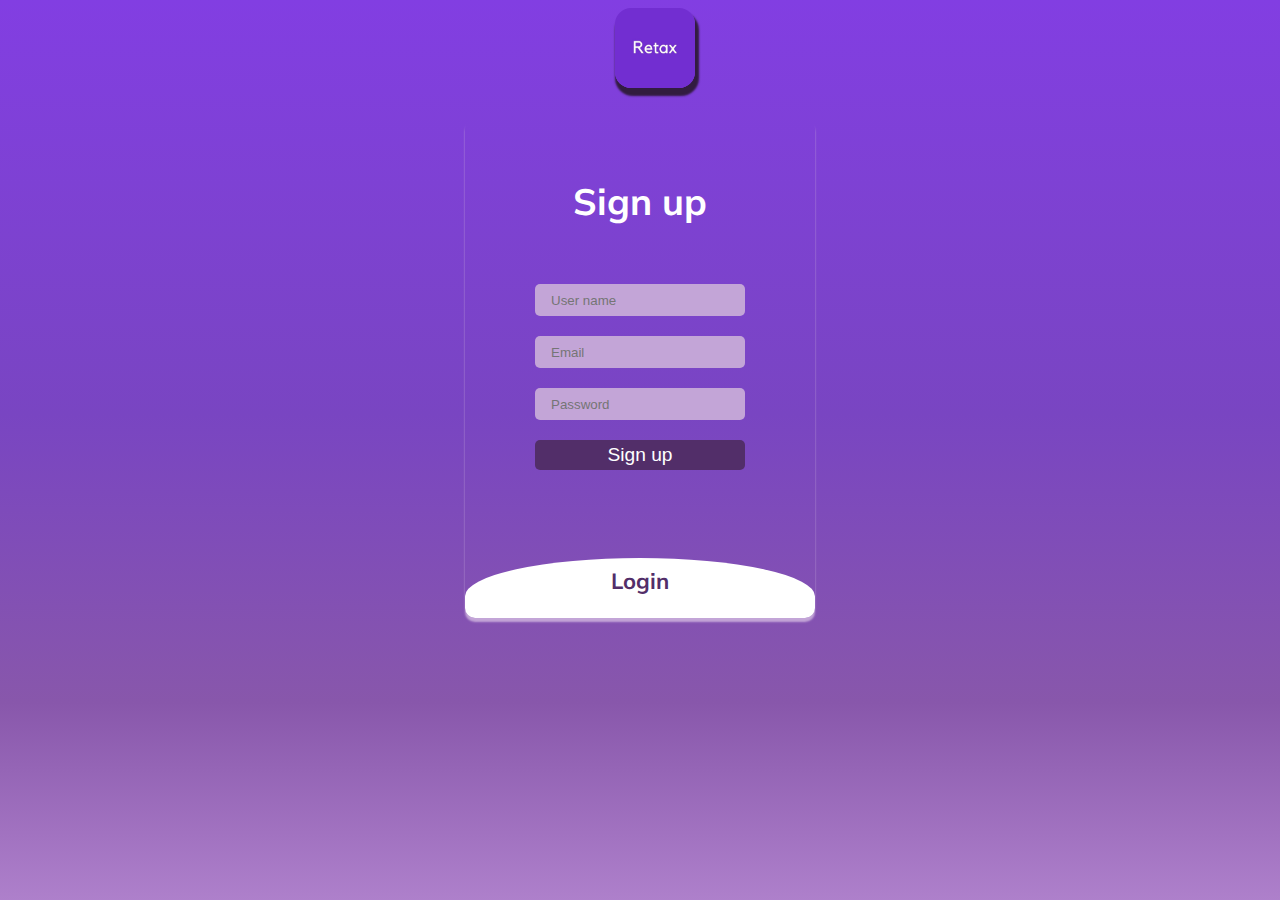
<file: index.html>
<html lang="en">

<head>
    <meta charset="UTF-8">
    <meta http-equiv="X-UA-Compatible" content="IE=edge">
    <meta name="viewport" content="width=device-width, initial-scale=1.0">
    <title>Retax</title>
    <link rel="shortcut icon" href="images/Retax.jpg" type="jpeg/png">
</head>
<link rel="stylesheet" href="style/index.css">

<body>
    <img src="images/Retax.jpg" alt="">

    <div class="main">
        <input type="checkbox" id="chk" aria-hidden="true">
        <!-- signup -->
        <div class="signup">
            <form>
                <label for="chk" aria-hidden="true">Sign up</label>
                <input type="text" name="txt" placeholder="User name" required="" id="signupUsername">
                <input type="email" name="email" placeholder="Email" required="" id="signupEmail">
                <input type="password" name="pswd" placeholder="Password" required="" id="signupPwd">
                <button id="signupBtn">Sign up</button>
            </form>
        </div>
        <!-- sigin -->
        <div class="login">
            <form>
                <label for="chk" aria-hidden="true">Login</label>
                <input type="email" name="email" placeholder="Email" required="" id="signinEmail">
                <input type="password" placeholder="Password" name="pswd" id="signinPwd">
                <button id="signinBtn">Sign in</button>
            </form>
        </div>
    </div>

    <!-- Popup DialogBox for successful login message -->
    <div id="successModel" class="model">
        <div class="model-content">
            <span class="close">&times;</span>
            <p>Login successful!</p>
        </div>
    </div>

    <!-- Error model -->
    <div id="errorModel" class="model">
        <div class="model-content">
            <span class="errorclose">&times;</span>
            <p id="errorMessage"></p>
        </div>
    </div>

</body>
<script src="script/index.js"></script>

</html>
</file>
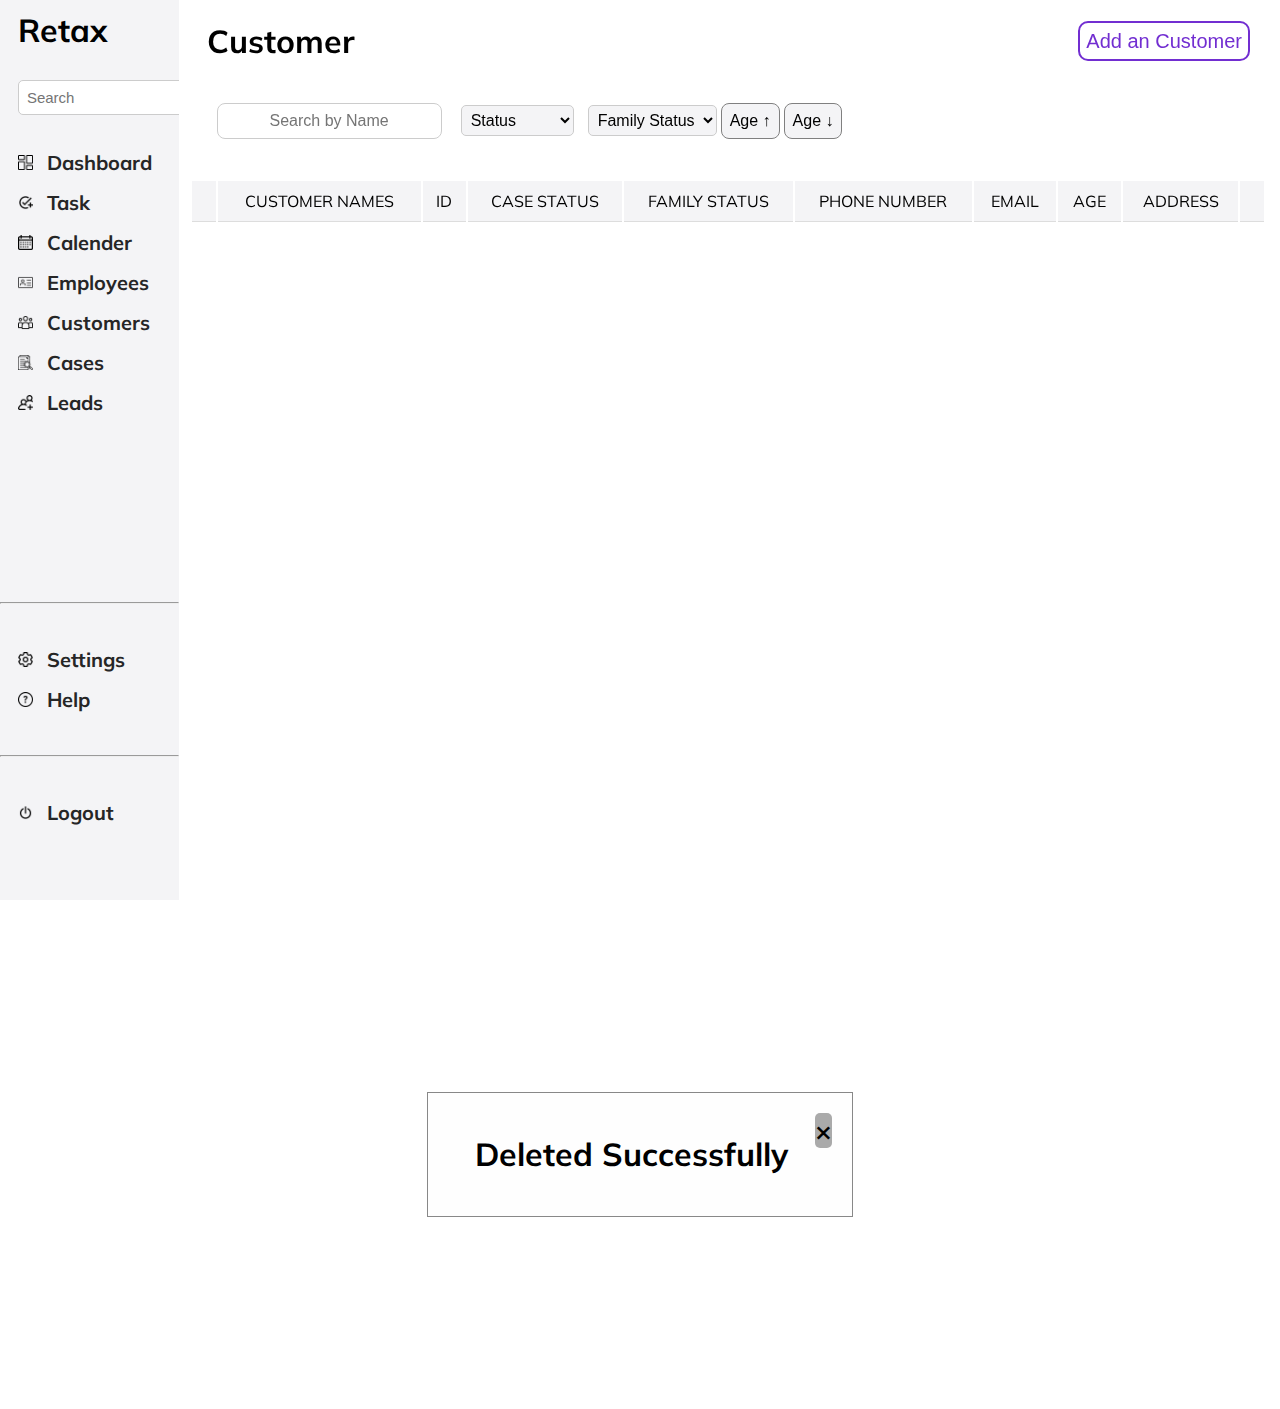
<file: customer.html>
<html >

<head>
    <meta charset="UTF-8" />
    <meta http-equiv="X-UA-Compatible" content="IE=edge" />
    <meta name="viewport" content="width=device-width, initial-scale=1.0" />
    <title>Document</title>
    <link rel="stylesheet" href="style/customer.css" />
    <link rel="shortcut icon" href="images/Retax.jpg" type="jpeg/png">
</head>

<body>
    <div class="container">
        <nav id="navbar">
            <div class="nav-child">
                <h1 id="logo">Retax</h1>
                <input type="text" name="search" id="search" placeholder="Search" />

                <div class="link-div">
                    <img class="nav-icon" src="images/dashboard.png" alt="pic" />
                    <a class="links" id="dashboard" href="dashboard.html">Dashboard</a>
                </div>

                <div class="link-div">
                    <img class="nav-icon" src="images/task.png" alt="pic" />
                    <a class="links" id="task" href="#">Task</a>
                </div>

                <div class="link-div">
                    <img class="nav-icon" src="images/calendar.png" alt="pic" />
                    <a class="links" id="calender" href="#">Calender</a>
                </div>

                <div id="emp-div" class="link-div">
                    <img class="nav-icon" src="images/employees.png" alt="pic" />
                    <a class="links" id="employees" href="employee.html">Employees</a>
                </div>

                <div class="link-div">
                    <img class="nav-icon" src="images/customer.png" alt="pic" />
                    <a class="links" id="customers" href="customer.html">Customers</a>
                </div>

                <div class="link-div">
                    <img class="nav-icon" src="images/cases.png" alt="pic" />
                    <a class="links" id="cases" href="#">Cases</a>
                </div>

                <div class="link-div">
                    <img class="nav-icon" src="images/leads.png" alt="pic" />
                    <a class="links my-link" id="lead" href="#">Leads</a>
                </div>
                <!--Setting logout -->

                <div class="bottom-nav">
                    <hr class="divider">
                    <br>
                    <div class="link-div">
                        <img class="nav-icon" src="images/setting.png" alt="pic" />
                        <a class="links" id="setting" href="google.com">Settings</a>
                    </div>

                    <div class="link-div">
                        <img class="nav-icon" src="images/help.png" alt="pic" />
                        <a class="links" id="help" href="#">Help</a>
                    </div>
                    <br>
                    <hr />
                    <br>
                    <div class="link-div">
                        <img class="nav-icon" src="images/logout.png" alt="pic" />
                        <a class="links" id="logout" href="#">Logout</a>
                    </div>
                    <br>
                    <br>
                </div>
            </div>
        </nav>

        <!-- Dashboard and data div-->
        <!--Main content div start-->
        <!-- customer page starts here -->
        <div id="customers-page">
            <!--Please append all Customers data here ... -->
            <div id="button-div">
                <h1>Customer</h1>
                <button id="add-customer">Add an Customer</button>
            </div>
            <div id="filterbar">
                <input type="text" name="emp" id="search_cust" placeholder="Search by Name">
                <!-- Status Filter -->
                <select name="" id="cStatus">
                    <option value="">Status</option>
                    <option value="Completed">Completed</option>
                    <option value="In progress">In progress</option>
                    <option value="To do">To do</option>
                </select>
                <!-- Family Status Filter -->
                <select name="" id="family">
                    <option value="">Family Status</option>
                    <option value="Married">Married</option>
                    <option value="Single">Single</option>
                </select>
                <!-- Age Filter -->
                <button id="ascAge">Age &uarr;</button>
                <button id="desAge">Age &darr;</button>
            </div>
            <br>
            <table CELLSPACING=2>
                <thead>
                    <td></td>
                    <td>CUSTOMER NAMES</td>
                    <td>ID</td>
                    <td>CASE STATUS</td>
                    <td>FAMILY STATUS</td>
                    <td>PHONE NUMBER</td>
                    <td>EMAIL</td>
                    <td>AGE</td>
                    <td>ADDRESS</td>
                    <td></td>
                </thead>
                <tbody id="cTBody">
                    <!-- append here all the data -->
                </tbody>
            </table>
            <div id="footer">
                <div id = "additionalBtn">
                    <button id="edit">Edit</button>
                    <button id="delete">Delete</button>
                </div>
                <div id="cPagination"></div>
            </div>
        </div>
        <!-- customer addition form -->
        <div id="add-customer-form">
            <h1>Add Customer Details</h1>
            <form id="customer">
                <button id="close-btn">X</button>

                <label>Profile Pic : </label>
                <input type="text" id="m_pic" value="https://pbs.twimg.com/media/FjU2lkcWYAgNG6d.jpg">
                <br>

                <label>Name : </label>
                <input type="text" id="m_name" placeholder="Enter Name" required>
                <br>

                <label>Number : </label>
                <input type="text" id="m_No" placeholder="Enter Number" required>
                <br>

                <label>Email : </label>
                <input type="email" id="m_Email" placeholder="Enter Email" required>
                <br>

                <label>Age : </label>
                <input type="number" id="m_Age" placeholder="Enter Age" required>
                <br>

                <label>CaseID : </label>
                <input type="text" id="case_ID" placeholder="Enter CaseID" required>
                <br>

                <label>Address : </label>
                <input type="text" id="_Address" placeholder="Enter Address" required>
                <br>

                <label>Case Status : </label>
                <select name="status" id="case_Status" required>
                    <option value="">Choose Status</option>
                    <option value="Completed">Completed</option>
                    <option value="In progress">In progress</option>
                    <option value="To do">To do</option>
                </select>
                <br>

                <label>Family Status : </label>
                <select name="familystatus" id="family_Status" required >
                    <option value="">Choose Status</option>
                    <option value="Married">Married</option>
                    <option value="Single">Single</option>
                </select>
                <br>
                <!-- partner info div -->
                <div id="partnerInfo">
                    <h3>Add Partner Details</h3>
                    <label>Profile Pic : </label>
                    <input type="text" id="f_pic"
                        value="https://encrypted-tbn0.gstatic.com/imDOBs?q=tbn:ANd9GcRblRXlVkR-RDG9pYSEbJsaEY4i2F3ACD3byg&usqp=CAU">
                    <br>

                    <label>Partner's Name : </label>
                    <input type="text" id="f_name" placeholder="Enter Partners's Name">
                    <br>

                    <label>Partner's Number : </label>
                    <input type="text" id="f_No" placeholder="Enter Partners's Number">
                    <br>
                    
                    <label>Partner's Email : </label>
                    <input type="email" id="f_Email" placeholder="Enter Partners's Email">
                    <br>
                    
                    <label>Partner's Age : </label>
                    <input type="number" id="f_Age" placeholder="Enter Partners's Age">
                    <br>
                </div>
                <!-- form buttons -->
                <button id="cust_submit">Submit</button>
                <button id="cust_cancel">Cancel</button>
            </form>
        </div>
        <!-- customer details edit form -->
        <div id="edit-customer-form">
            <h1 >Edit Customer Details</h1>
            <form id="ecustomer">
                <button id="eclose-btn1">X</button>
                
                <label>Profile Pic : </label>
                <input type="text" id="em_pic" value="https://pbs.twimg.com/media/FjU2lkcWYAgNG6d.jpg">
                <br>
                
                <label>Partner's Profile Pic : </label>
                <input type="text" id="ef_pic"
                value="https://encrypted-tbn0.gstatic.com/imDOBs?q=tbn:ANd9GcRblRXlVkR-RDG9pYSEbJsaEY4i2F3ACD3byg&usqp=CAU">
                <br>
                
                <label>Name : </label>
                <input type="text" id="em_name" name="em_name" placeholder="Enter Name" >

                <br>
                
                <label>Partner's Name : </label>
                <input type="text" id="ef_name" placeholder="Enter Partners's Name">
                <br>
                
                <label>CaseID : </label>
                <input type="text" id="ecase_ID" placeholder="Enter CaseID" >
                <br>
                
                <label>Case Status : </label>
                <select name="status" id="ecase_Status" >
                    <option value="">Choose Status</option>
                    <option value="Completed">Completed</option>
                    <option value="In progress">In progress</option>
                    <option value="To do">To do</option>
                </select>
                <br>
                
                <label>Family Status : </label>
                <select name="familystatus" id="efamily_Status"  >
                    <option value="">Choose Status</option>
                    <option value="Married">Married</option>
                    <option value="Single">Single</option>
                </select>
                <br>

                <label>Number : </label>
                <input type="text" id="em_No" placeholder="Enter Number">
                <br>

                <label>Partner's Number : </label>
                <input type="text" id="ef_No" placeholder="Enter Partners's Number">
                <br>

                <label>Email : </label>
                <input type="email" id="em_Email" placeholder="Enter Email" >
                <br>
                
                <label>Partner's Email : </label>
                <input type="email" id="ef_Email" placeholder="Enter Partners's Email">
                <br>

                <label>Age : </label>
                <input type="number" id="em_Age" placeholder="Enter Age" >
                <br>

                <label>Partner's Age : </label>
                <input type="number" id="ef_Age" placeholder="Enter Partners's Age">
                <br>

                <label>Address : </label>
                <input type="text" id="e_Address" placeholder="Enter Address" >
                <br>

                <button id="edit_submit">Submit</button>
                <button id="edit_cancel">Cancel</button>
            </form>
        </div>
    </div>
    <!-- deletion popup -->
    <div id="deletedmodel">
        <div class="model-content">
            <span class="close">&times;</span>
            <h1>Deleted Successfully</h1>
        </div>
    </div>
    <!-- Successfully added -->
    <div id="addedmodel" >
        <div class="model-content">
            <span class="close1">&times;</span>
            <h1>Data Added Successfully</h1>
        </div>
    </div>
    <!-- updated Successfully -->
    <div id="updatedmodel" class="model">
        <div class="model-content">
            <span class="close">&times;</span>
            <h1>Deleted Successfully</h1>
        </div>
    </div>
    </div>
</body>

<script src="script/customer.js"></script>
</html>
</file>
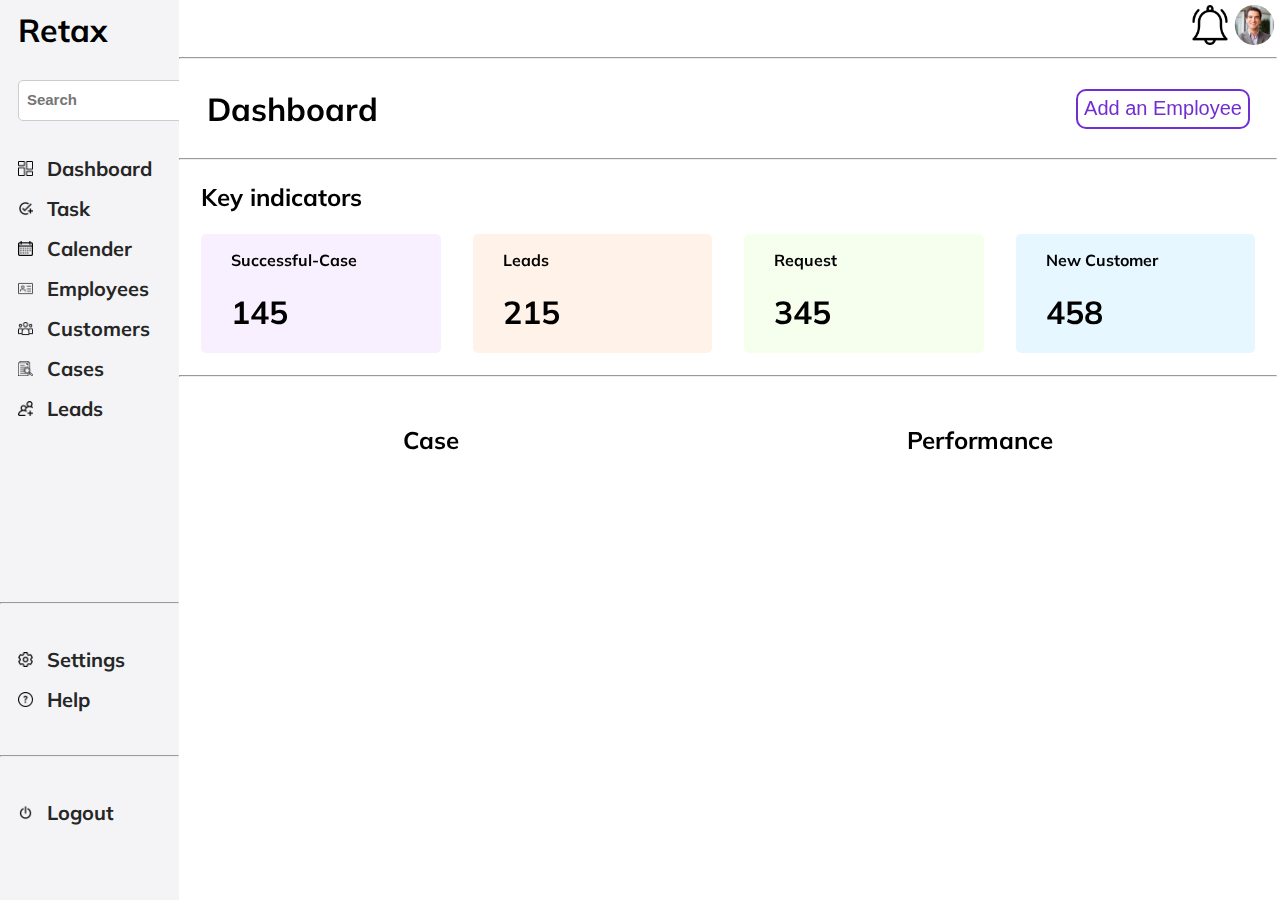
<file: dashboard.html>
<!DOCTYPE html>
<html lang="en">

<head>
  <meta charset="UTF-8" />
  <meta http-equiv="X-UA-Compatible" content="IE=edge" />
  <meta name="viewport" content="width=device-width, initial-scale=1.0" />
  <title>Document</title>
  <link rel="stylesheet" href="style/dashboard.css"/>
  <link rel="stylesheet" href="style/employee.css">
  <link rel="shortcut icon" href="images/Retax.jpg" type="jpeg/png">
</head>

<body>
  <div class="container">
    <nav id="navbar">
      <div class="nav-child">
        <h1 id="logo">Retax</h1>
        <input type="text" name="search" id="search" placeholder="Search" />

        <div class="link-div">
          <img class="nav-icon" src="images/dashboard.png" alt="pic" />
          <a class="links" id="dashboard" href="dashboard.html">Dashboard</a>
        </div>

        <div class="link-div">
          <img class="nav-icon" src="images/task.png" alt="pic" />
          <a class="links" id="task" href="#">Task</a>
        </div>

        <div class="link-div">
          <img class="nav-icon" src="images/calendar.png" alt="pic" />
          <a class="links" id="calender" href="#">Calender</a>
        </div>

        <div id="emp-div" class="link-div">
          <img class="nav-icon" src="images/employees.png" alt="pic" />
          <a class="links" id="employees" href="employee.html">Employees</a>
        </div>

        <div class="link-div">
          <img class="nav-icon" src="images/customer.png" alt="pic" />
          <a class="links" id="customers" href="customer.html">Customers</a>
        </div>

        <div class="link-div">
          <img class="nav-icon" src="images/cases.png" alt="pic" />
          <a class="links" id="cases" href="#">Cases</a>
        </div>

        <div class="link-div">
          <img class="nav-icon" src="images/leads.png" alt="pic" />
          <a class="links my-link" id="lead" href="#">Leads</a>
        </div>

        <!--Setting logout -->

        <div class="bottom-nav">
          <hr class="divider">
          <br>
          <div class="link-div">
            <img class="nav-icon" src="images/setting.png" alt="pic" />
            <a class="links" id="setting" href="google.com">Settings</a>
          </div>

          <div class="link-div">
            <img class="nav-icon" src="images/help.png" alt="pic" />
            <a class="links" id="help" href="#">Help</a>
          </div>
          <br>
          <hr />
          <br>
          <div class="link-div">
            <img class="nav-icon" src="images/logout.png" alt="pic" />
            <a class="links" id="logout" href="#">Logout</a>
          </div>
          <br>
          <br>
        </div>
      </div>
    </nav> 

    <!-- Dashboard and data div-->

    <div id="dashboard-div">
      <div id="profile">
        <div class="profile-span">
          <img class="notification" src="images/notification.png" alt="">
          <img class="profile-img" src="images/dummy-profile.png" alt="profile">
        </div>
      </div>
      <hr>

      <!--Main content div start-->

      <div id="dashboard-page">
        <div id="button-div">
          <h1>Dashboard</h1>
          <button id="add-Employee-dashboard">Add an Employee</button>
        </div>
        <hr>
        <h2 id="key-indicators">Key indicators</h2>
        <div id="key-indicators">
          <div id="successful-case">
            <p>Successful-Case</p>
            <h1 id="successful-case-data">145</h1>
          </div>
          <div id="leads">
            <p>Leads</p>
            <h1 id="leads-data">215</h1>
          </div>
          <div id="request">
            <p>Request</p>
            <h1 id="request-data">345</h1>
          </div>
          <div id="new-customer">
            <p>New Customer</p>
            <h1 id="new-customer-data">458</h1>
          </div>
        </div>

        <hr>

        <br>
        <div id="graph-section">
          <div id="graph">
            <h2>Case</h2>
          </div>
          <div id="percentage">
            <h2>Performance</h2>
          </div>
        </div>
      </div>

      
      <div id="add-Employee-form" class="add-Employee-form-class">
        <div class="title">
          <h2>Add Employee</h2>
        </div>
        

        <div class="input-tags">
            <select name="" id="emp_dept">
                <option value="Sales">Sales</option>
                <option value="Marketing">Marketing</option>
            </select><br>
        <input placeholder="Enter Name" type="text" id="emp_name"><br>
        <input placeholder="Enter Email" type="email" id="emp_email"><br>
        <input placeholder="Enter Location" type="text" id="emp_location"><br>
        <input placeholder="Enter Phone" type="number" id="emp_phone"><br>
        <input placeholder="Enter Start Date" type="date" id="emp_start_date"><br>
        <select name="" id="emp_position">
            <option value="Head Of Marketing">Head Of Marketing</option>
            <option value="Marketing Consultant">Marketing Consultant</option>
            <option value="Marketing Coordinator">Marketing Coordinator</option>
            <option value="Marketing Manager">Marketing Manager</option>
            <option value="Marketing Specialist">Marketing Specialist</option>
            <option value="Marketing Analyst">Marketing Analyst</option>
            <option value="Head Of Sales">Head Of Sales</option>
            <option value="Sales Manager">Sales Manager</option>
            <option value="Lead Generator">Lead Generator</option>
            <option value="Sales Representative">Sales Representative</option>
            <option value="Sales Consultant">Sales Consultant</option>
        </select><br>
        <input placeholder="Enter Profile-Pic Link" type="text" id="emp_profile"><br>
        <select name="emp_status" id="emp_status">
            <option value="">Select Status</option>
            <option value="Active">Active</option>
            <option value="In a Meeting">In a Meeting</option>
            <option value="Out Sick">Out Sick</option>
        </select>
        </div>
        <div id="form_button">
            <button id="emp_submit">Submit</button>
            <button id="emp_cancel">Cancel</button>
        </div>
        
        
 
      </div>
     <div id="overlay"></div>
    </div>

  </div>
  <script src="script/dashboard.js"></script>
 <!-- <script src="script/addEmployee.js"></script>  -->
</body>

</html>
</file>
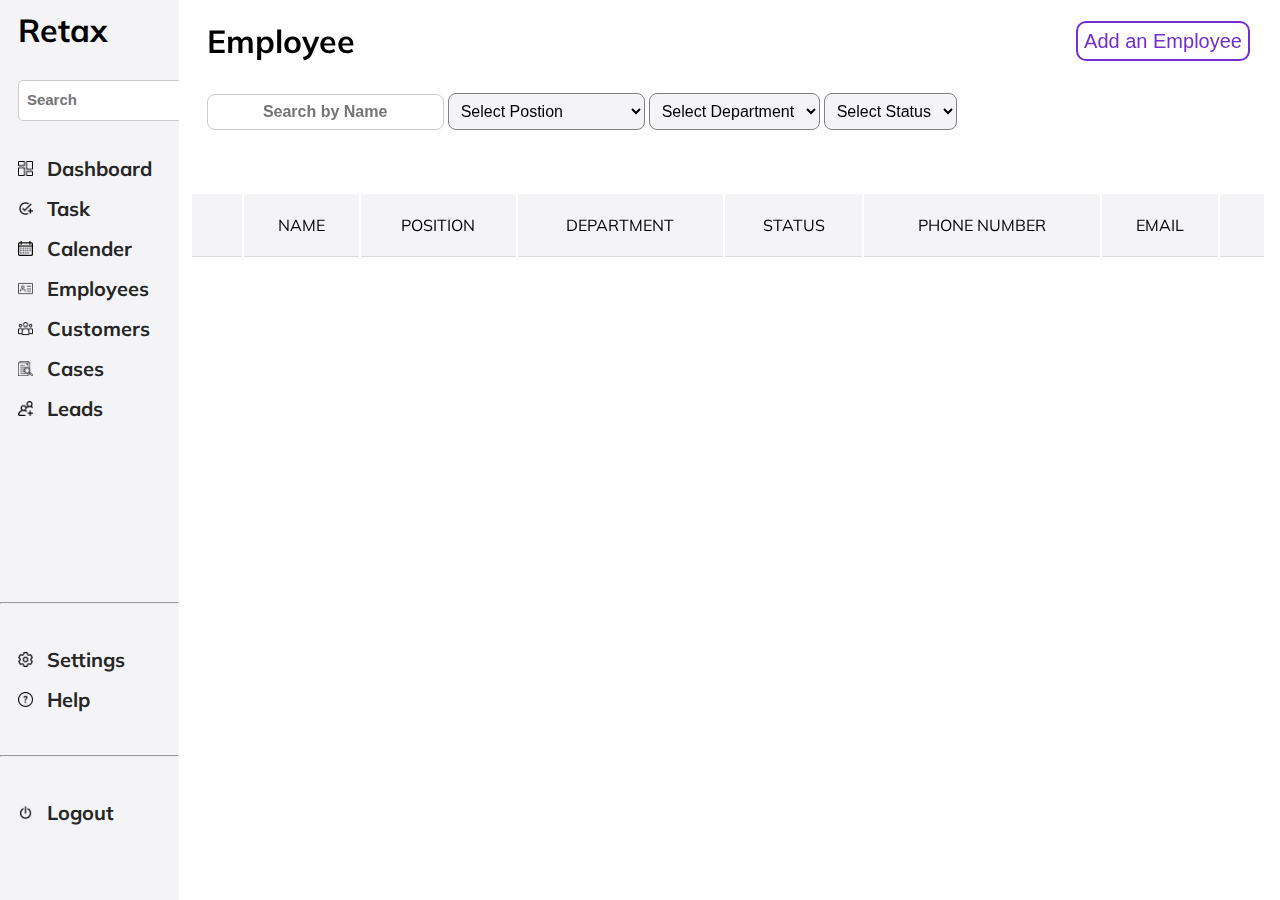
<file: employee.html>
<!DOCTYPE html>
<html lang="en">

<head>
    <meta charset="UTF-8" />
    <meta http-equiv="X-UA-Compatible" content="IE=edge" />
    <meta name="viewport" content="width=device-width, initial-scale=1.0" />
    <title>Document</title>
    <link rel="stylesheet" href="style/employee.css" />
    <link rel="shortcut icon" href="images/Retax.jpg" type="jpeg/png">
</head>

<body>
    <div class="container">

        <!-- navbar starts -->
        <nav id="navbar">
            <div class="nav-child">
                <h1 id="logo">Retax</h1>
                <input type="text" name="search" id="search" placeholder="Search" />

                <div class="link-div">
                    <img class="nav-icon" src="images/dashboard.png" alt="pic" />
                    <a class="links" id="dashboard" href="dashboard.html">Dashboard</a>
                </div>
                
                <div class="link-div">
                    <img class="nav-icon" src="images/task.png" alt="pic" />
                    <a class="links" id="task" href="#">Task</a>
                </div>
                
                <div class="link-div">
                    <img class="nav-icon" src="images/calendar.png" alt="pic" />
                    <a class="links" id="calender" href="#">Calender</a>
                </div>
                
                <div id="emp-div" class="link-div">
                    <img class="nav-icon" src="images/employees.png" alt="pic" />
                    <a class="links" id="employees" href="employee.html">Employees</a>
                </div>
                
                <div class="link-div">
                    <img class="nav-icon" src="images/customer.png" alt="pic" />
                    <a class="links" id="customers" href="customer.html">Customers</a>
                </div>
                
                <div class="link-div">
                    <img class="nav-icon" src="images/cases.png" alt="pic" />
                    <a class="links" id="cases" href="#">Cases</a>
                </div>
                
                <div class="link-div">
                    <img class="nav-icon" src="images/leads.png" alt="pic" />
                    <a class="links my-link" id="lead" href="#">Leads</a>
                </div>

                <!--Setting logout -->

                <div class="bottom-nav">
                    <hr class="divider">
                    <br>
                    <div class="link-div">
                        <img class="nav-icon" src="images/setting.png" alt="pic" />
                        <a class="links" id="setting" href="google.com">Settings</a>
                    </div>

                    <div class="link-div">
                        <img class="nav-icon" src="images/help.png" alt="pic" />
                        <a class="links" id="help" href="#">Help</a>
                    </div>
                    <br>
                    <hr />
                    <br>
                    <div class="link-div">
                        <img class="nav-icon" src="images/logout.png" alt="pic" />
                        <a class="links" id="logout" href="#">Logout</a>
                    </div>
                    <br>
                    <br>
                </div>
            </div>
        </nav>

        <!-- Employee Page Starts here -->
        <div id="employees-page">
            <div id="button-div">
                <h1>Employee</h1>
                <button id="add-Employee-emp">Add an Employee</button>
            </div>
            <div id="filterbar">
                <input type="text" name="emp" id="search_emp" placeholder="Search by Name">
                <!-- Postion Filter -->
                <select name="" id="postion">
                    <option value="">Select Postion</option>
                    <option value="Head Of Marketing">Head Of Marketing</option>
                    <option value="Marketing Consultant">Marketing Consultant</option>
                    <option value="Marketing Coordinator">Marketing Coordinator</option>
                    <option value="Marketing Manager">Marketing Manager</option>
                    <option value="Marketing Specialist">Marketing Specialist</option>
                    <option value="Marketing Analyst">Marketing Analyst</option>
                    <option value="Head Of Sales">Head Of Sales</option>
                    <option value="Sales Manager">Sales Manager</option>
                    <option value="Lead Generator">Lead Generator</option>
                    <option value="Sales Representative">Sales Representative</option>
                    <option value="Sales Consultant">Sales Consultant</option>
                </select>
                <!-- Department Filter -->
                <select name="" id="dept">
                    <option value="">Select Department</option>
                    <option value="sales">Sales</option>
                    <option value="marketing">Marketing</option>
                </select>
                <!-- Status Filter -->
                <select name="" id="estatus">
                    <option value="">Select Status</option>
                    <option value="active">Active</option>
                    <option value="In a meeting">In a meeting</option>
                    <option value="Out sick">Out sick</option>
                </select>
            </div>
            <br>
            <table CELLSPACING=2>
                <thead>
                    <td style="width: 20px;"></td>
                    <td>NAME</td>
                    <td>POSITION</td>
                    <td>DEPARTMENT</td>
                    <td>STATUS</td>
                    <td>PHONE NUMBER</td>
                    <td>EMAIL</td>
                    <td></td>
                </thead>
                <tbody>
                    <!-- append here all the data -->
            </table>
            <div id="footer">
                <div id="button-formet">
                    <div class="delete-edit-class" id="delete-edit">
                        <button id="edit-emp">✎ Edit</button>
                        <button id="delete-emp">🗑 Delete</button>
                      </div>
                </div>
                
                <div id="pagination">
                  
                </div>
              
              </div>
        </div>

        <div id="add-Employee-form" class="add-Employee-form-class">
            <div class="title">
              <h2>Add Employee</h2>
            </div>
            
    
            <div class="input-tags">
                <select name="" id="emp_dept">
                    <option value="Sales">Sales</option>
                    <option value="Marketing">Marketing</option>
                </select><br>
            <input placeholder="Enter Name" type="text" id="emp_name"><br>
            <input placeholder="Enter Email" type="email" id="emp_email"><br>
            <input placeholder="Enter Location" type="text" id="emp_location"><br>
            <input placeholder="Enter Phone" type="number" id="emp_phone"><br>
            <input placeholder="Enter Start Date" type="date" id="emp_start_date"><br>
            <select name="" id="emp_position">
                <option value="Head Of Marketing">Head Of Marketing</option>
                <option value="Marketing Consultant">Marketing Consultant</option>
                <option value="Marketing Coordinator">Marketing Coordinator</option>
                <option value="Marketing Manager">Marketing Manager</option>
                <option value="Marketing Specialist">Marketing Specialist</option>
                <option value="Marketing Analyst">Marketing Analyst</option>
                <option value="Head Of Sales">Head Of Sales</option>
                <option value="Sales Manager">Sales Manager</option>
                <option value="Lead Generator">Lead Generator</option>
                <option value="Sales Representative">Sales Representative</option>
                <option value="Sales Consultant">Sales Consultant</option>
            </select><br>
            <input placeholder="Enter Profile-Pic Link" type="text" id="emp_profile"><br>
            <select name="emp_status" id="emp_status">
                <option value="">Select Status</option>
                <option value="Active">Active</option>
                <option value="In a Meeting">In a Meeting</option>
                <option value="Out Sick">Out Sick</option>
            </select>
            </div>
            <div id="form_button">
                <button id="emp_submit">Submit</button>
                <button id="emp_cancel">Cancel</button>
            </div>
            
            
     
          </div>
         <div id="overlay"></div>

    </div>
    <script src="script/employee.js"></script>
    <script src="script/addEmployee.js"></script>
</body>

</html>
</file>
<file: style/index.css>
@import url('https://fonts.googleapis.com/css2?family=Mulish:wght@200;300;400;500;600;700;800;900;1000&display=swap');

img {
    position: sticky;
    height: 80px;
    border-radius: 20%;
    box-shadow: 2px 6px 2px 2px#321c40;
    margin-left: 48%;
    margin-left: 48%;
}

body {
    background: rgb(130, 62, 226);
    background: linear-gradient(180deg, rgba(130, 62, 226, 1) 0%, rgba(121, 69, 194, 1) 46%, rgba(136, 87, 171, 1) 78%, rgba(174, 128, 203, 1) 100%);
    font-family: 'Mulish', sans-serif;
    font-weight: 400;
}

.main {
    border-radius: 10px;
    margin: 30 auto;
    width: 350px;
    height: 500px;
    overflow: hidden;
    background-image: url("https://media2.giphy.com/media/26n6FG4SugYP2zuso/giphy.gif");
    background-repeat: no-repeat;
    background-size: cover;
    background-position: 50%;
    box-shadow: 0px 4px 2px 0px#c3a5d7;
}

#chk {
    display: none;
}

.signup {
    position: relative;
    width: 100%;
    height: 100%;
}

label {
    color: white;
    font-size: 2.3em;
    justify-content: center;
    display: flex;
    margin: 60px;
    font-weight: bold;
    cursor: pointer;
    transition: .5s ease-in-out;
}

input {
    width: 60%;
    height: 20px;
    background-color: #c3a5d7;
    justify-content: center;
    display: flex;
    margin: 20px auto;
    padding: 16px;
    border: none;
    outline: none;
    border-radius: 5px;
}

button {
    width: 60%;
    height: 30px;
    margin: 10px auto;
    justify-content: center;
    display: block;
    color: white;
    background: #522e69;

    font-size: 1.2em;
    font-weight: 400;
    margin-top: 20px;
    outline: none;
    border: none;
    border-radius: 5px;
    transition: .2x ease-in;
    cursor: pointer;
}

button :hover {
    background: #522e69;
}

.login {
    height: 460px;
    background: white;
    border-radius: 60% /10%;
    transform: translateY(-180px);
    transition: .8s ease-in-out;
}

.login label {
    color: #522e69;
    transform: scale(.6);
}

#chk:checked~.login {
    transform: translateY(-500px);
}

#chk:checked~.login label {
    transform: scale(1);
}

#chk:checked~.signup label {
    transform: scale(.6);
}

/* Style the modal dialog */
.model {
    display:none;
    /* Hidden by default */
    position: fixed;
    /* Stay in place */
    z-index: 1;
    /* Sit on top */
    left: 0;
    top: 0;
    width: 100%;
    /* Full width */
    height: 100%;
    /* Full height */
    overflow: auto;
    /* Enable scroll if needed */
    background-color: rgba(0, 0, 0, 0.4);
    /* Black with opacity */
}

/* model content */
.model-content {
    background-color: #fefefe;
    margin: 15% auto;
    /* 15% from the top and centered */
    padding: 20px;
    border: 1px solid #888;
    width: 30%;
    /* Could be more or less, depending on screen size */
}

/* Close button */
.close {
    color: #aaa;
    float: right;
    font-size: 28px;
    font-weight: bold;
}

.close:hover,
.close:focus {
    color: black;
    text-decoration: none;
    cursor: pointer;
}

/* Error Message */
#errorModel p {
    color: red;
    font-weight: bold;
    text-align: center;
}
/* Close button */
.errorclose {
    color: #aaa;
    float: right;
    font-size: 28px;
    font-weight: bold;
}

.errorclose:hover,
.errorclose:focus {
    color: black;
    text-decoration: none;
    cursor: pointer;
}

/* Media Queries */
 @media screen and (max-width: 768px) {
    .main {
        width: 90%;
    }

    input,
    button {
        width: 80%;
    }

    img {
        margin-left: 45%;
    }
} 
@media screen and (max-width: 480px) {
    body {
        font-size: 14px;
    }

    .main {
        width: 100%;
        height: auto;
        padding: 20px;
    }

    .login {
        transform: translateY(0);
        border-radius: 10px;
    }

    .login label {
        font-size: 1.8em;
    }
}
</file>
<file: style/customer.css>
@import url('https://fonts.googleapis.com/css2?family=Mulish:wght@200;300;400;500;600;700;800;900;1000&display=swap');

body {
    margin: 0;
    padding: 0;
    overflow-y: hidden;
    font-family: "Mulish";
}

.container {
    display: flex;
}

/* Nav bar CSS */
#navbar {
    position: sticky;
    /* Make the navbar fixed */
    left: 0;
    top: 0;
    width: 14%;
    min-height: 100vh;
    background-color: #f4f4f6;
    overflow-y: auto;
    /* Add vertical scroll if needed */
}

.nav-child h1 {
    margin: 10px;
    margin-left: 10%;
}

#filterbar {
    margin: 10px;
    margin-left: 2.5%;
}

#search {
    border-radius: 5px;
    text-decoration: none;
    border: 1px solid #ccc;
    padding: 8px;
    font-size: 15px;
    margin: 20px;
    margin-left: 10%;
}

.link-div {
    margin: 15px;
    margin-left: 10%;
}

.link-div:hover .nav-icon {
    transform: scale(1.5);
}

.nav-icon {
    width: 15px;
}

.links {
    color: #262626;
    text-decoration: none;
    font-size: 20px;
    margin: 10px;
    font-weight: bold;
}

.links:hover {
    color: #722ed1;
}

.bottom-nav {
    position: absolute;
    bottom: 0;
    width: 100%;
    padding-bottom: 20px;
    /* Add some padding at the bottom */
}

/* left div*/

.profile-span {
    margin-top: 0.5%;
    margin-left: 92%;
}

.notification {
    width: 40px;
}

.profile-img {
    width: 40px;
    border-radius: 50%;
    padding-left: 1%;

}

/* #dashboard-div h1 {
    margin: 20px;
    margin-left: 2%;
} */


#dashboard-div {
    width: 85.8%;
    min-height: 100vh;
    position: fixed;
    left: 14%;
}

#button-div {
    /* border: 2px solid black; */
    width: 95%;
    margin: auto;
    display: flex;
    justify-content: space-between;
    align-items: center;
}

#add-customer {
    border-color: #722ed1;
    border: 2px solid;
    border-radius: 10px;
    font-size: 20px;
    height: 40px;
    color: #722ed1;
    background-color: white;
}

#add-Employee-dashboard {
    border-color: #722ed1;
    border: 2px solid;
    border-radius: 10px;
    font-size: 20px;
    height: 40px;
    color: #722ed1;
    background-color: white;
}

#key-indicators {
    display: grid;
    grid-template-columns: repeat(4, 1fr);
    gap: 3%;
    margin: 2%;
}

#graph-section {
    display: flex;
    justify-content: space-around;
}


#successful-case {
    font-weight: bold;
    background-color: #f9f0ff;
    padding-left: 30px;
    text-align: start;
    border-radius: 5px;
}

#leads {
    font-weight: bold;
    background-color: #fff2e8;
    padding-left: 30px;
    text-align: start;
    border-radius: 5px;
}

#request {
    font-weight: bold;
    background-color: #f6ffed;
    padding-left: 30px;
    text-align: start;
    border-radius: 5px;
}

#new-customer {
    font-weight: bold;
    background-color: #e6f7ff;
    padding-left: 30px;
    text-align: start;
    border-radius: 5px;
}



/* Employee-Page CSS*/

.active-status {
    color: #52c41a;
    background-color: #f6ffed;

}



/*#search_cust:focus {
    outline: none;
}*/

#search_cust {
    padding: 8px;
    font-size: 16px;
    border-radius: 8px;
    text-align: center;
    color: black;
    border: 1px solid #ccc;
}



select {
    padding: 8px;
    font-size: 16px;
    background-color: #f4f4f6;
    color: black;
    border: 1px solid gray;
    border-radius: 8px;
}

select:focus {
    outline: none;
}

#employees-page {
    display: none;
}

/* table td:first-child {
    width: 50px;
    /* Set the desired width for the first (image) column */
/* }  */

table {
    text-align: center;
    margin: auto;
    width: 98%;
    /* border-collapse: collapse; */
}

thead {
    background-color: #f4f4f6;
    color: black;
}

td,
th {
    border-bottom: 1px solid #ddd;
}

td {
    padding: 10px;
    margin: 0px;
}

tbody {
    background-color: white;
    color: black;
}

#pagination-wrapper {
    display: flex;
    margin-top: 20px;
    column-gap: 20px;
    justify-content: center;
}

#pagination-wrapper button:hover {
    background-color: white;
}

#pagination-wrapper button:focus {
    background-color: #fff;
    color: black;
}

#pagination-wrapper button {
    width: 40px;
    height: 40px;
    background-color: rgb(255, 255, 255);
    color: white;
    font-size: 22px;
    border: none;
    border-radius: 10px;
    margin-right: 5px;
}



#customers-page {
    display: inline-block;
    width: 85.8%;
    min-height: 100vh;
    position: fixed;
    left: 14%;
}

#ascAge {
    padding: 8px;
    font-size: 16px;
    background-color: #f4f4f6;
    color: black;
    border: 1px solid gray;
    border-radius: 8px;
}

#desAge {
    padding: 8px;
    font-size: 16px;
    background-color: #f4f4f6;
    color: black;
    border: 1px solid gray;
    border-radius: 8px;
}

td {
    line-height: 20px;
}

#cPagination {
    width: 10%;
    position: fixed;
    display: flex;
    /* margin: 25px auto; */
    margin-left: 35%;
    justify-content: space-between;
}

#cPagination a {
    font-size: 22px;
    font-weight: 600;
    border-radius: 10px;
    text-decoration: none;
    color: black;
    width: 30px;
    text-align: center;
    margin-top: 3px;
    border: 1px solid black;
    /* background-color: #52c41a; */
}

#cPagination a:hover {
    color: royalblue;
    background-color: aliceblue;
    font-size: 24px;
}


#partnerInfo {
    display: none;
    /* background-color: #ccc; */
}

#close-btn {
    position: absolute;
    top: 10px;
    right: 10px;
    font-weight: bold;
    font-size: 18px;
    padding: 5px 10px;
    cursor: pointer;
}

.overlay {
    position: fixed;
    top: 0;
    left: 0;
    width: 100%;
    height: 100%;
    background-color: rgba(0, 0, 0, 0.5);
    z-index: 9999;
}

/* Form of employee */

#add-customer-form {
    width: 30%;
    /* border: 2px solid black; */
    text-align: center;
    display: none;
    overflow-y: scroll;
    position: absolute;
    max-height: 80vh;
    top: 50%;
    left: 50%;
    transform: translate(-50%, -50%);
    background-color: white;
    padding: 20px;
}

label {
    margin-left: 10px;
}

input {
    border: none;
    border-bottom: 1px solid #ccc;
    margin-bottom: 10px;
    padding: 5px;
}

input:focus {
    outline: none;
    border-bottom: none;
}

input,
select {
    margin-bottom: 10px;
    margin-left: 10px;
    padding: 5px;
    border-radius: 5px;
    border: 1px solid #ccc;
}

input {
    margin-right: 5px;
    margin-top: 10px;
}

select#caseStatus {
    border: none;
    border-bottom: 1px solid #ccc;
    margin-bottom: 10px;
    margin-top: 10px;
    padding: 5px;
}

select#caseStatus:focus {
    outline: none;
    border-bottom: none;
}

select#familyStatus {
    /* width: 20%; */
    border: none;
    border-bottom: 1px solid #ccc;
    margin-bottom: 10px;
    margin-top: 10px;
    /* margin-left: -2px; */
    padding: 5px;
}

select#familyStatus:focus {
    outline: none;
    border-bottom: none;
}

#add-customer-form button {
    text-align: center;
    margin-top: 10px;
    padding: 5px;
    /* width: 10%; */
    font-size: 22px;
    border-radius: 5px;
    border: none;
}

#add-customer-form button:hover {
    color: royalblue;
    background-color: aliceblue;
    font-size: 24px;
}

#m_name {
    margin-left: 40px;
}

#m_No {
    margin-left: 25px;
}

#m_Email {
    margin-left: 43px;
}

#m_Age {
    margin-left: 53px;
}

#case_ID {
    margin-left: 33px;
}

#_Address {
    margin-left: 23px;
}

#case_Status {
    margin-left: 23px;
}

#family_Status {
    margin-left: 15px;
}

#f_pic {
    margin-left: 50px;
}

#f_No {
    margin-left: 0px;
}

#f_Email {
    margin-left: 20px;
}

#f_Age {
    margin-left: 30px;
}

#customer button {
    font-weight: 600;
}


/* edit button styling */
#edit-customer-form {
    width: 30%;
    border: 2px solid black;
    text-align: center;
    display: none;
    overflow-y: scroll;
    position: absolute;
    max-height: 80vh;
    top: 50%;
    left: 50%;
    transform: translate(-50%, -50%);
    background-color: white;
    padding: 20px;
}

#edit-customer-form #eclose-btn1 {
    position: absolute;
    top: 5px;
    right: 5px;
}

#edit-customer-form button {
    text-align: center;
    margin-top: 10px;
    padding: 5px;
    /* width: 10%; */
    font-size: 22px;
    border-radius: 5px;
    border: none;
}

#edit-customer-form button:hover {
    color: royalblue;
    background-color: aliceblue;
    font-size: 24px;
}

/* footer css */
#footer {
    display: flex;
    flex-direction: row;
    margin: 25px auto;
    justify-content: space-between;
    /* border: 1px solid; */
    width: 90%;
}

#additionalBtn {
    display: none;
}

#additionalBtn button {
    /* margin: 25px auto; */
    border: none;
    padding: 5px;
    /* width: 10%; */
    font-size: 22px;
    border-radius: 5px;
}

#additionalBtn button:hover {
    color: royalblue;
    background-color: aliceblue;
    font-size: 24px;
}

#deletedmodel {
    display: none;
    position: fixed;
    z-index: 1;
    left: 0;
    top: 0;
    width: 100%;
    height: 100%;
    overflow: auto;
    background-color: rgba(0, 0, 0, 0.4);
}

#addedmodel {
    display: none;
    position: fixed;
    z-index: 1;
    left: 0;
    top: 0;
    width: 100%;
    height: 100%;
    overflow: auto;
    background-color: rgba(0, 0, 0, 0.4);
}

/* model content */
.model-content {
    background-color: #fefefe;
    margin: 15% auto;
    padding: 20px;
    border: 1px solid #888;
    width: 30%;
}

.model-content h1 {
    text-align: center;
}

/* Close button */
.close,
.close1 {
    background-color: #aaa;
    float: right;
    font-size: 28px;
    width: auto;
    height: auto;
    border-radius: 5px;
    font-weight: bold;
}

.close:hover,
.close1:hover {
    color: royalblue;
    background-color: aliceblue;
    font-size: 30px;
}
</file>
<file: style/dashboard.css>
@import url('https://fonts.googleapis.com/css2?family=Mulish:wght@200;300;400;500;600;700;800;900;1000&display=swap');

body {
    margin: 0;
    padding: 0;
    overflow-y: hidden;
    font-family: "Mulish";
}

.container {
    display: flex;
}

/* Nav bar CSS */
#navbar {
    position: sticky;
    /* Make the navbar fixed */
    left: 0;
    top: 0;
    width: 14%;
    min-height: 100vh;
    background-color: #f4f4f6;
    overflow-y: auto;
    /* Add vertical scroll if needed */
}

.nav-child h1 {
    margin: 10px;
    margin-left: 10%;
}
#filterbar{
    margin: 10px;
    margin-left: 2.5%;
}
#search {
    border-radius: 5px;
    text-decoration: none;
    border: 1px solid #ccc;
    padding: 8px;
    font-size: 15px;
    margin: 20px;
    margin-left: 10%;
}

.link-div {
    margin: 15px;
    margin-left: 10%;
}

.link-div:hover .nav-icon {
    transform: scale(1.5);
}

.nav-icon {
    width: 15px;
}

.links {
    color: #262626;
    text-decoration: none;
    font-size: 20px;
    margin: 10px;
    font-weight: bold;
}

.links:hover {
    color: #722ed1;
}

.bottom-nav {
    position: absolute;
    bottom: 0;
    width: 100%;
    padding-bottom: 20px;
    /* Add some padding at the bottom */
}

/* left div*/

.profile-span {
    margin-top: 0.5%;
    margin-left: 92%;
}

.notification {
    width: 40px;
}

.profile-img {
    width: 40px;
    border-radius: 50%;
    padding-left: 1%;

}

/* #dashboard-div h1 {
    margin: 20px;
    margin-left: 2%;
} */


#dashboard-div {
    width: 85.8%;
    min-height: 100vh;
    position: fixed;
    left: 14%;
}

#button-div {
    /* border: 2px solid black; */
    width: 95%;
    margin: auto;
    display: flex;
    justify-content: space-between;
    align-items: center;
}

#add-Employee-emp {
    border-color: #722ed1;
    border: 2px solid;
    border-radius: 10px;
    font-size: 20px;
    height: 40px;
    color: #722ed1;
    background-color: white;
}

#add-Employee-dashboard {
    border-color: #722ed1;
    border: 2px solid;
    border-radius: 10px;
    font-size: 20px;
    height: 40px;
    color: #722ed1;
    background-color: white;
}

#key-indicators {
    display: grid;
    grid-template-columns: repeat(4, 1fr);
    gap: 3%;
    margin: 2%;
}

#graph-section {
    display: flex;
    justify-content: space-around;
}


#successful-case {
    font-weight: bold;
    background-color: #f9f0ff;
    padding-left: 30px;
    text-align: start;
    border-radius: 5px;
}

#leads {
    font-weight: bold;
    background-color: #fff2e8;
    padding-left: 30px;
    text-align: start;
    border-radius: 5px;
}

#request {
    font-weight: bold;
    background-color: #f6ffed;
    padding-left: 30px;
    text-align: start;
    border-radius: 5px;
}

#new-customer {
    font-weight: bold;
    background-color: #e6f7ff;
    padding-left: 30px;
    text-align: start;
    border-radius: 5px;
}



/* Employee-Page CSS*/

.active-status {
    color: #52c41a;
    background-color: #f6ffed;

}



/*#search_emp:focus {
    outline: none;
}*/

#search_emp {
    padding: 8px;
    font-size: 16px;
    border-radius: 8px;
    text-align: center;
    color: black;
    border: 1px solid #ccc;
}



select {
    padding: 8px;
    font-size: 16px;
    background-color: #f4f4f6;
    color: black;
    border: 1px solid gray;
    border-radius: 8px;
}

select:focus {
    outline: none;
}

#employees-page {
    display: none;
}

/* table td:first-child {
    width: 50px;
    /* Set the desired width for the first (image) column */
/* }  */

table {
    text-align: center;
    margin: auto;
    width: 98%;
    /* border-collapse: collapse; */
}

thead {
    background-color: #f4f4f6;
    color: black;
}

td,
th {
    border-bottom: 1px solid #ddd;
}

td {
    padding: 15px;
    margin: 0px;
    line-height: 2;
}

tbody {
    background-color: white;
    color: black;
}

#pagination-wrapper {
    display: flex;
    margin-top: 20px;
    column-gap: 20px;
    justify-content: center;
}

#pagination-wrapper button:hover {
    background-color: white;
}

#pagination-wrapper button:focus {
    background-color: #fff;
    color: black;
}

#pagination-wrapper button {
    width: 40px;
    height: 40px;
    background-color: rgb(255, 255, 255);
    color: white;
    font-size: 22px;
    border: none;
    border-radius: 10px;
    margin-right: 5px;
}


/* Form of employee */

#add-Employee-form {
    display: none;
}
</file>
<file: style/employee.css>
@import url('https://fonts.googleapis.com/css2?family=Mulish:wght@200;300;400;500;600;700;800;900;1000&display=swap');

body {
    margin: 0;
    padding: 0;
    overflow-y: hidden;
    font-family: "Mulish";
}

.container {
    display: flex;
}

/* Nav bar CSS */
#navbar {
    position: sticky;
    /* Make the navbar fixed */
    left: 0;
    top: 0;
    width: 14%;
    min-height: 100vh;
    background-color: #f4f4f6;
    overflow-y: auto;
    /* Add vertical scroll if needed */
}

.nav-child h1 {
    margin: 10px;
    margin-left: 10%;
}

#search {
    border-radius: 5px;
    text-decoration: none;
    border: 1px solid #ccc;
    padding: 8px;
    font-size: 15px;
    margin: 20px;
    margin-left: 10%;
}

.link-div {
    margin: 15px;
    margin-left: 10%;
}

.link-div:hover .nav-icon {
    transform: scale(1.5);
}

.nav-icon {
    width: 15px;
}

.links {
    color: #262626;
    text-decoration: none;
    font-size: 20px;
    margin: 10px;
    font-weight: bold;
}

.links:hover {
    color: #722ed1;
}

.bottom-nav {
    position: absolute;
    bottom: 0;
    width: 100%;
    padding-bottom: 20px;
    /* Add some padding at the bottom */
}

/* left div*/


#button-div {
    /* border: 2px solid black; */
    width: 95%;
    margin: auto;
    display: flex;
    justify-content: space-between;
    align-items: center;
}

#add-Employee-emp {
    border-color: #722ed1;
    border: 2px solid;
    border-radius: 10px;
    font-size: 20px;
    height: 40px;
    color: #722ed1;
    background-color: white;
}

/* 
#leads {
    font-weight: bold;
    background-color: #fff2e8;
    padding-left: 30px;
    text-align: start;
    border-radius: 5px;
}

#request {
    font-weight: bold;
    background-color: #f6ffed;
    padding-left: 30px;
    text-align: start;
    border-radius: 5px;
} */

/* #new-customer {
    font-weight: bold;
    background-color: #e6f7ff;
    padding-left: 30px;
    text-align: start;
    border-radius: 5px;
} */



/* Employee-Page CSS*/

.active-status {
    color: #52c41a;
    background-color: #f6ffed;
}
.sick-status{
    color: #ffbb96;
    background-color: #fff2e8;
}
.meeting-status{
    color: #1890ff;
    background-color: #e6f7ff;
}

/*#search_emp:focus {
    outline: none;
}*/

#search_emp {
    padding: 8px;
    font-size: 16px;
    border-radius: 8px;
    text-align: center;
    color: black;
    line-height: 1;
    width: max-content;
    border: 1px solid #ccc;
}

#employees-page {
    width: 85.8%;
    min-height: 100vh;
    position: fixed;
    left: 14%;

}

select {
    padding: 8px;
    font-size: 16px;
    background-color: #f4f4f6;
    color: black;
    border: 1px solid gray;
    border-radius: 8px;
}

select:focus {
    outline: none;
}

#employees-page {
    display: inline-block;
}

/* table td:first-child {
    width: 50px;
    /* Set the desired width for the first (image) column */
/* }  */

table {
    text-align: center;
    margin: auto;
    width: 98%;
    /* border-collapse: collapse; */
}

thead {
    background-color: #f4f4f6;
    color: black;
}

td,
th {
    border-bottom: 1px solid #ddd;
}

td {
    padding: 15px;
    margin: 0px;
    line-height: 2;
}

tbody {
    background-color: white;
    color: black;
}

/* #pagination-wrapper {
    display: flex;
    margin-top: 20px;
    column-gap: 20px;
    justify-content: center;
} */

/* #pagination-wrapper button:hover {
    background-color: white;
} */
/* 
#pagination-wrapper button:focus {
    background-color: #fff;
    color: black;
} */
/* 
#pagination-wrapper button {
    width: 40px;
    height: 40px;
    background-color: rgb(255, 255, 255);
    color: white;
    font-size: 22px;
    border: none;
    border-radius: 10px;
    margin-right: 5px;
} */



#filterbar {
    margin: 10px;
    margin-left: 2.5%;
}

/* Form of employee */

#add-Employee-form {
    font-size: 40px;
    padding: 30px;
    border: 3px solid black;
   display: none;

}

.add-Employee-form-class {
    position: fixed;
    top: 50%;
    left: 50%;
    transform: translate(-50%, -50%) scale(0.5);
    transition: 200ms ease-in-out;
    border: 10px solid dodgerblue;
    border-radius: 20px;
    z-index: 10;
    background-color: white;
    width: 900px;
    opacity: 0;
    max-width: 80%;
  
  }
  .add-Employee-form-class.active {
    opacity: 1;
    transform: translate(-50, -50) scale(1);
    transition: transform 300ms cubic-bezier(0.18,0.89,0.43,1.19);
  }
  .title {
    text-align: center;
    margin-top: -20px;
  }
.input-tags{
    margin: 5%;
    margin-left: 15%;
    margin-right: 15%;
}

  input{
    font-size: 2.5rem;
    border-radius: 10px;
    margin-bottom: 2rem;
    width: 100%;
   line-height: 1.5;
    font-weight: bold;
    border: 3px solid dodgerblue;
    background-color: rgb(255, 255, 255);
  
 }
 #emp_status ,#emp_dept,#emp_position{
    font-size: 35px;
    padding: 20px;
    border-radius: 10px;
    margin-bottom: 2rem;
    width: 101%;
    font-weight: bold;
    border: 3px solid dodgerblue;
    background-color: rgb(255, 255, 255);
    line-height: 1;
 }
#emp_submit{ 
    font-size: 3rem;
    font-weight: bold;
        background-color:dodgerblue; 
        color: white; 
        border-radius: 10px;
        padding: 1rem;
  }
  #emp_submit:hover {
    background-color: white;
    color: black;
    border: 2px solid dodgerblue;
  }
  #emp_cancel{ 
    font-size: 3rem;
    font-weight: bold;
        background-color: dodgerblue; 
        color: white; 
        border-radius: 10px;
        padding: 1rem;
        
        
  }
  #emp_cancel:hover {
    background-color : white;
    color: black;
    border: 2px solid dodgerblue;
   
  }
#form_button{
    display: flex;
    justify-content: center;
    gap: 2%;
}
  #overlay {
    position: fixed;
    opacity: 0;
    transition: 200ms ease-in-out;
    top: 0;
    left: 0;
    right: 0;
    bottom: 0;
    background-color: rgba(0, 0,0, .5);
    pointer-events: none;
  }
  
  #overlay.active {
    opacity: 1;
    pointer-events: all;
    display: block;
  }
  
  #emp_cancel{
    transition: all 300ms ease-in-out;
  }



  /*Edit share button*/

  #footer{
    width: 80%;
    display: flex;
    margin-top: 1rem;
    position: fixed;
    align-items: center;
    justify-content: start;
}

#pagination {
    margin: 25px;
    width: 15%;
    display: flex;
    justify-content: space-around;
    position: relative;
}

#pagination button {
    font-size: 22px;
    border-radius: 10px;
    text-decoration: none;
    color: black;
    width: 30px;
    text-align: center;
    border: 3px solid black;
    /* background-color: #52c41a; */
}
#pagination button:hover {
    color: white;
    background-color: royalblue;
    
}
#button-formet{
    width: 43%;
}
.delete-edit-class{
  
   margin-left: 15px;
   display: none;
   
}
.active-delete-button{
    display: inline;
}
#edit-emp , #delete-emp{
    background-color: white;
    color: dodgerblue;
    font-size: 1.3rem;
    padding: 5px;
    border: 2px solid dodgerblue;
    border-radius: 10px;
}
</file>
